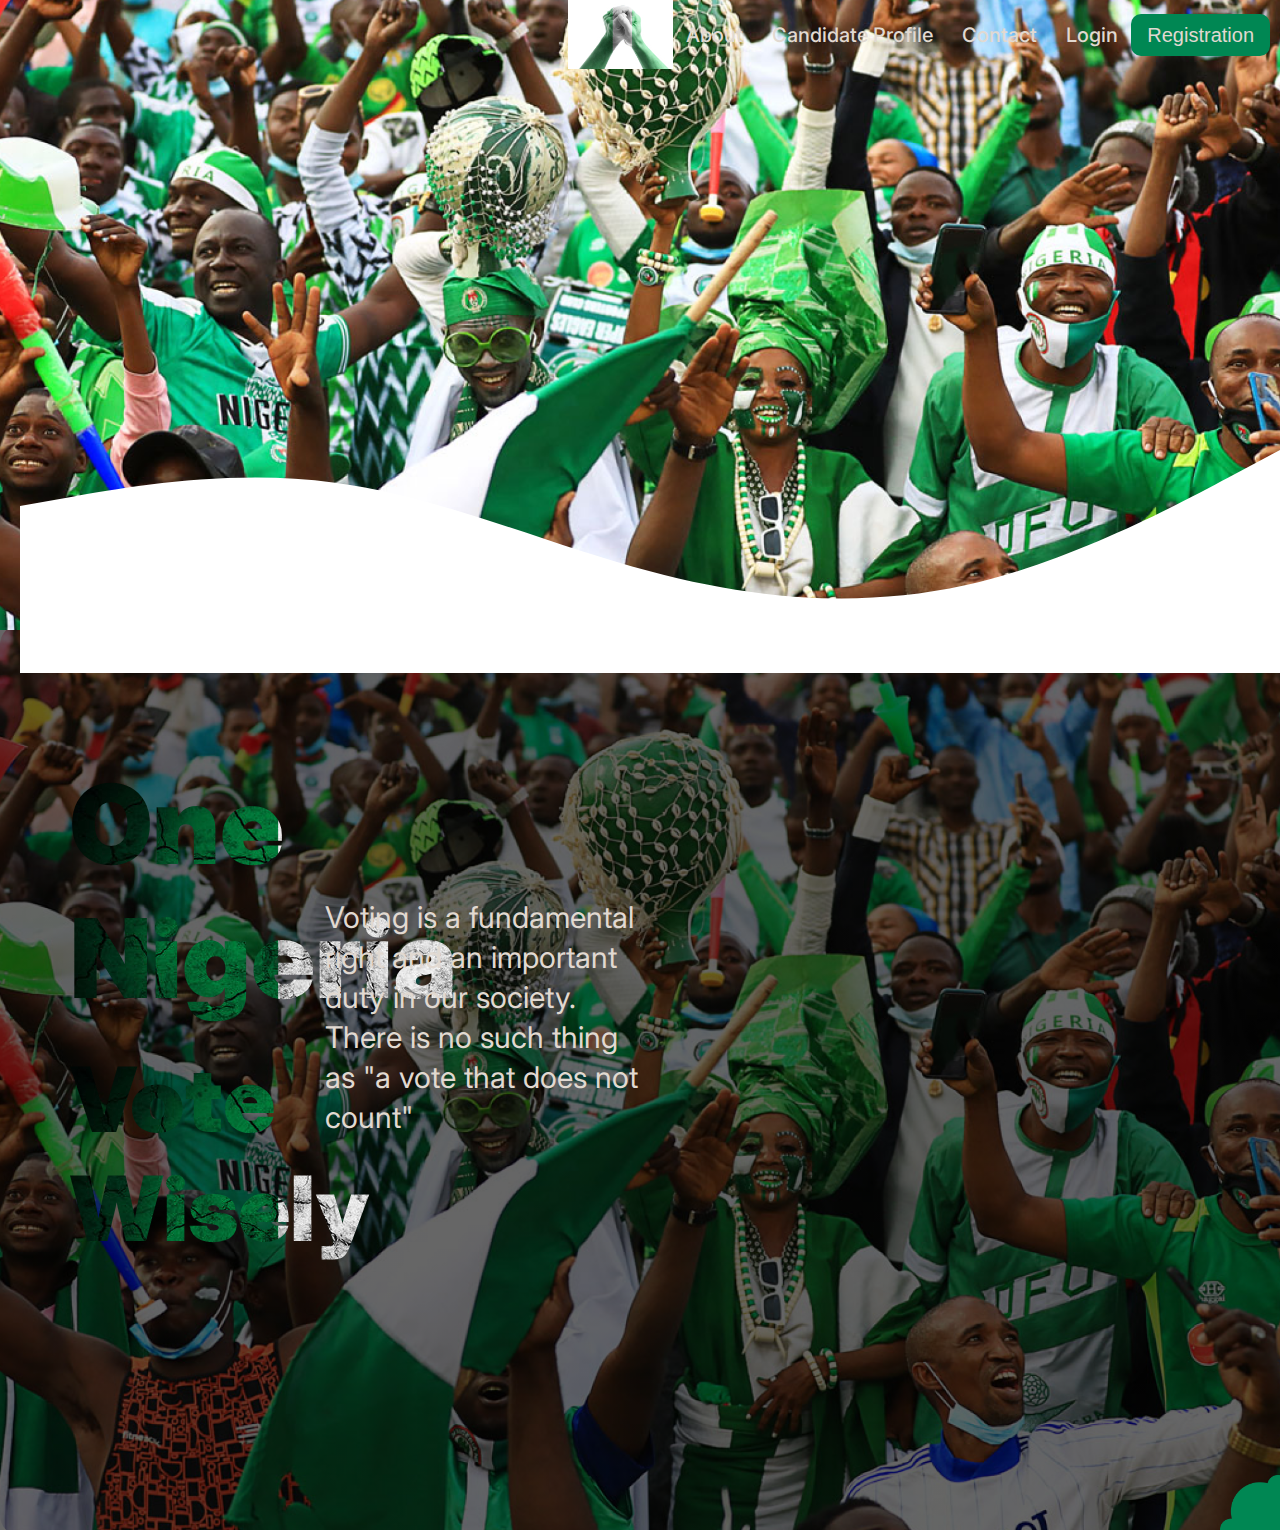
<file: index.html>
<!DOCTYPE html>
<html lang="en">
  <head>
    <meta charset="UTF-8" />
    <meta http-equiv="X-UA-Compatible" content="IE=edge" />
    <meta name="viewport" content="width=device-width, initial-scale=1.0" />
    <title>Nigeria election Page</title>
    <link rel="stylesheet" href="style.css" />
    <link rel="preconnect" href="https://fonts.googleapis.com" />
    <link rel="preconnect" href="https://fonts.gstatic.com" crossorigin />
    <link
      href="https://fonts.googleapis.com/css2?family=Inter:wght@400;500;600;700;900&display=swap"
      rel="stylesheet"
    />
  </head>

<body>
    <section>
        <div class="header">
            <nav>
                <a href="index.html"><img src="assets/flag-logo.jpg" class="nav-logo" alt="Logo"></a>
                <ul class="nav-links">
                    <li><a href="#">About</a></li>
                    <li><a href="#">Candidate Profile</a></li>
                    <li><a href="#">Contact</a></li>
                    <li><a href="#">Login</a></li>
                </ul>
                <button type="button" class="btn">Registration</button>
            </nav>
        </div>
        <div class="hero">            
            <img src="assets/bottom bg.png" alt="">
            <svg xmlns="http://www.w3.org/2000/svg" viewBox="0 0 1440 319">
                <path fill="#fff" fill-opacity="1"
                    d="M0,128L60,117.3C120,107,240,85,360,101.3C480,117,600,171,720,202.7C840,235,960,245,1080,218.7C1200,192,1320,128,1380,96L1440,64L1440,320L1380,320C1320,320,1200,320,1080,320C960,320,840,320,720,320C600,320,480,320,360,320C240,320,120,320,60,320L0,320Z">
                </path>
            </svg>
            <div class="hero-text">
                <h2>One Nigeria</h2>
                <h3>Vote <br> Wisely</h3>
                <p>Voting is a fundamental right and an important duty in our society. <br>
                    There is no such thing as "a vote that does not count"
                </p>
            </div>
        </div>
      </div>
    </section>
  </body>
</html>
</file>
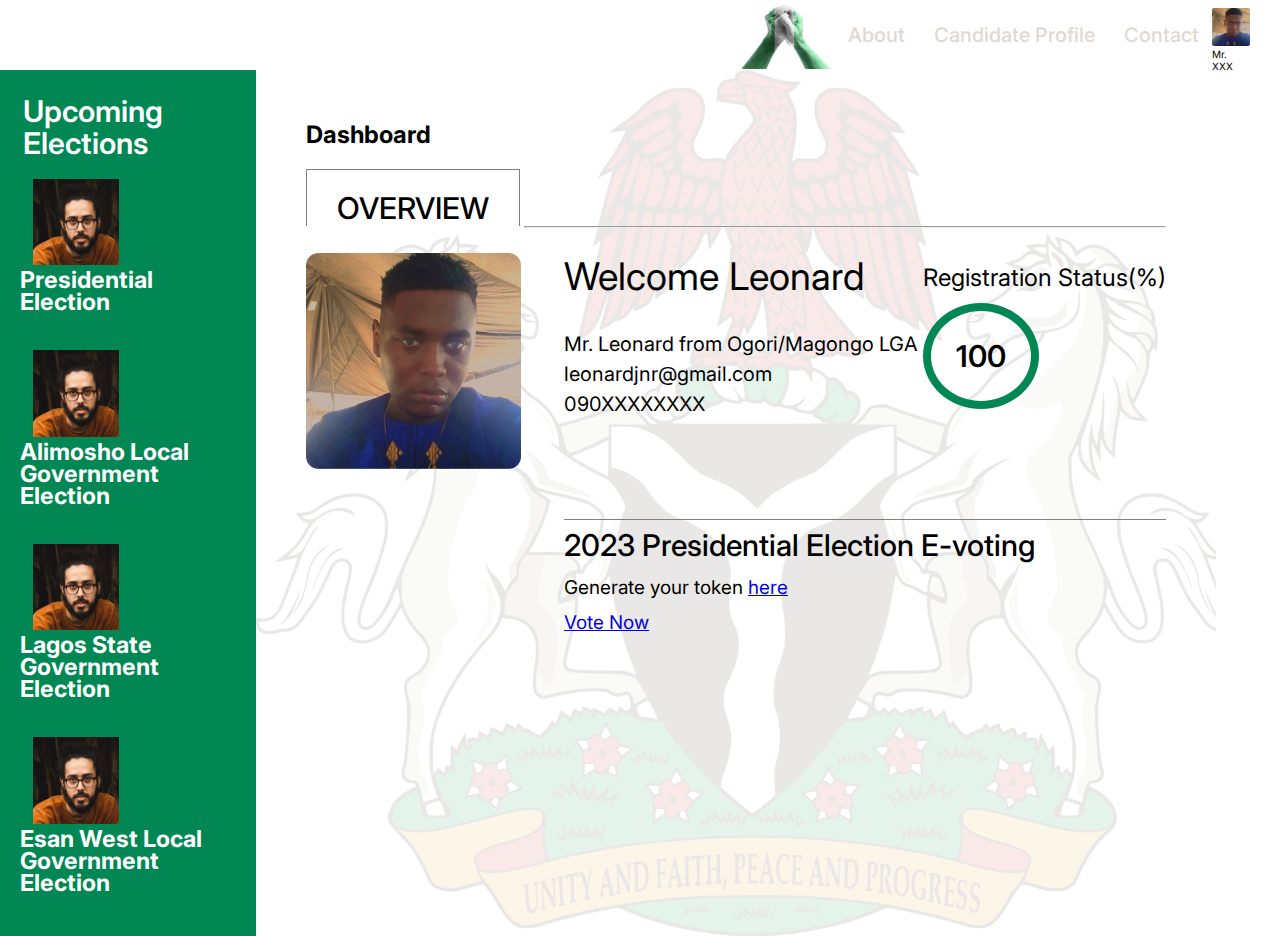
<file: dashboard.html>
<!DOCTYPE html>
<html lang="en">

<head>
    <meta charset="UTF-8">
    <meta http-equiv="X-UA-Compatible" content="IE=edge">
    <meta name="viewport" content="width=device-width, initial-scale=1.0">
    <title>Nigeria election Page</title>
    <link rel="stylesheet" href="style.css">
    <link rel="preconnect" href="https://fonts.googleapis.com">
    <link rel="preconnect" href="https://fonts.gstatic.com" crossorigin>
    <link href="https://fonts.googleapis.com/css2?family=Inter:wght@400;500;600;700;900&display=swap" rel="stylesheet">
</head>

<body>
    <nav>
        <a href="index.html"><img src="assets/flag-logo.jpg" class="nav-logo" alt="Logo"></a>
        <ul class="nav-links">
            <li><a href="#">About</a></li>
            <li><a href="#">Candidate Profile</a></li>
            <li><a href="#">Contact</a></li>
        </ul>
        <div class="user">
            <img src="assets/dp.png" alt="user image">
            <p>Mr. XXX</p>
        </div>
    </nav>
    <div class="main-body">
        <div class="u-elections">
            <h2>Upcoming Elections</h2>
            <div class="elections">
                <a href="#">
                    <img src="assets/user2.jpg" alt="Presidential Image">
                    <h3>Presidential Election</h3>
                </a>
            </div>
            <div class="elections">
                <a href="#">
                    <img src="assets/user2.jpg" alt="Presidential Image">
                    <h3>Alimosho Local Government Election</h3>
                </a>
            </div>
            <div class="elections">
                <a href="#">
                    <img src="assets/user2.jpg" alt="Presidential Image">
                    <h3>Lagos State Government Election</h3>
                </a>
            </div>
            <div class="elections">
                <a href="#">
                    <img src="assets/user2.jpg" alt="Presidential Image">
                    <h3>Esan West Local Government Election</h3>
                </a>
            </div>
        </div>
        <div class="dashboard">
            <div class="dashboard-items">
                <h1>Dashboard</h1>
                <div class="line"></div>
                <h3>overview</h3>
                <hr>
                <div class="user-dash">
                    <div class="image">
                        <img src="assets/dp.png" alt="user image">
                    </div>
                    <div class="user-container">
                        <div class="details">
                            <div>
                                <h4>Welcome Leonard</h4>
                                <p>Mr. Leonard from Ogori/Magongo LGA</p>
                                <p>leonardjnr@gmail.com</p>
                                <p>090XXXXXXXX</p>
                            </div>
                            <div class="reg">
                                <h5>Registration Status(%)</h5>
                                <p>100</p>
                            </div>
                        </div>
                        <div class="evoting">
                            <h4>2023 Presidential Election E-voting</h4>
                            <p>Generate your token <a href="#">here</a></p>
                            <a href="#">Vote Now</a>
                        </div>
                    </div>
                </div>
            </div>
        </div>
    </div>
</body>

</html>
</file>
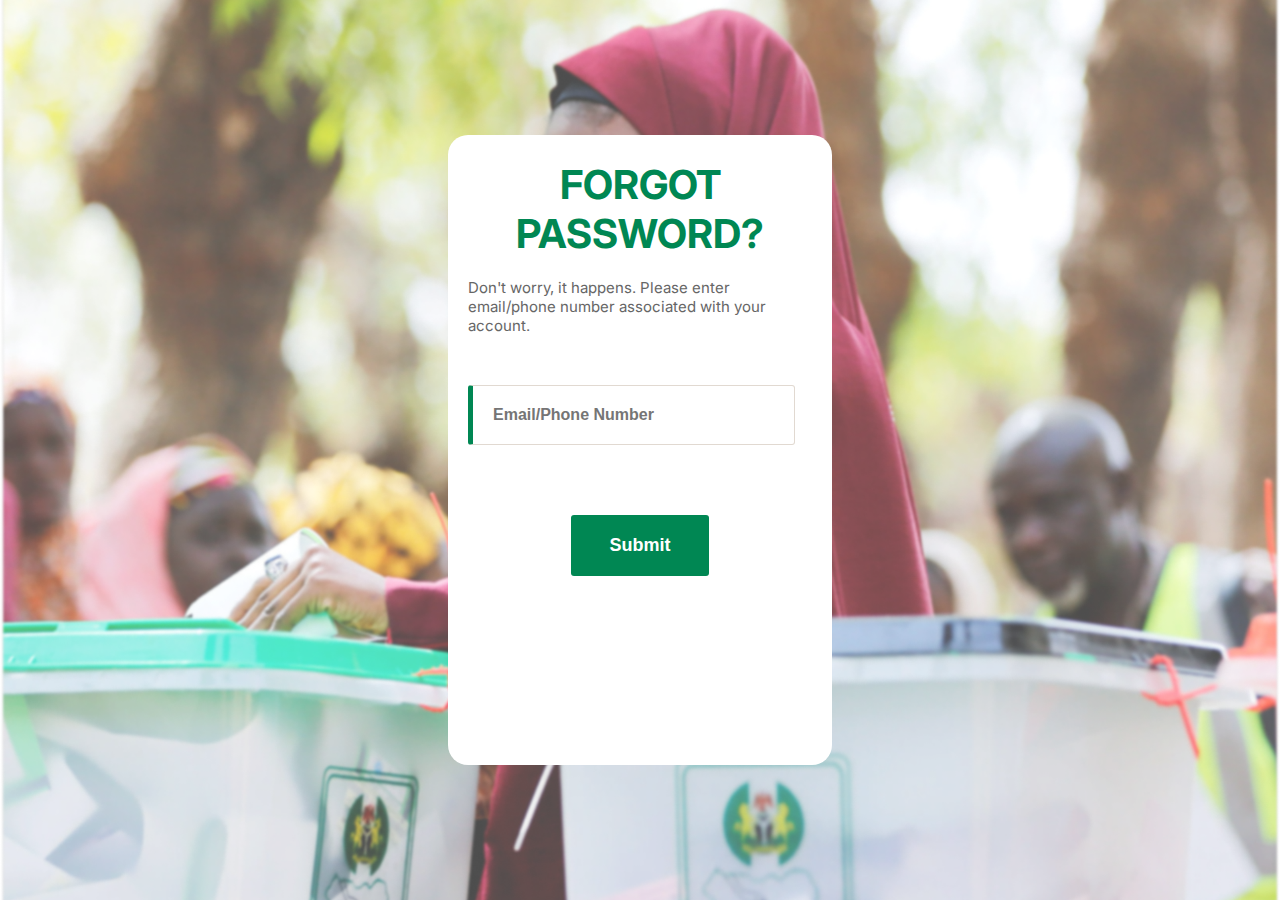
<file: forgot pwd.html>
<!DOCTYPE html>
<html lang="en">
  <head>
    <meta charset="UTF-8" />
    <meta http-equiv="X-UA-Compatible" content="IE=edge" />
    <meta name="viewport" content="width=device-width, initial-scale=1.0" />
    <title>Nigeria election Page | Forgot Password</title>
    <link rel="stylesheet" href="style.css" />
    <link rel="preconnect" href="https://fonts.googleapis.com" />
    <link rel="preconnect" href="https://fonts.gstatic.com" crossorigin />
    <link
      href="https://fonts.googleapis.com/css2?family=Inter:wght@400;500;600;700;900&display=swap"
      rel="stylesheet"
    />
  </head>
  <body>
    <section class="container">
      <div class="form">
        <h1>Forgot Password?</h1>
        <p>Don't worry, it happens. Please enter email/phone number associated
          with your account.
        </p>
        <form>
          <input type="text" placeholder="Email/Phone number" />
          <button type="button" class="btn btn-secondary">Submit</button>
        </form>
      </div>
    </section>
  </body>
</html>
</file>
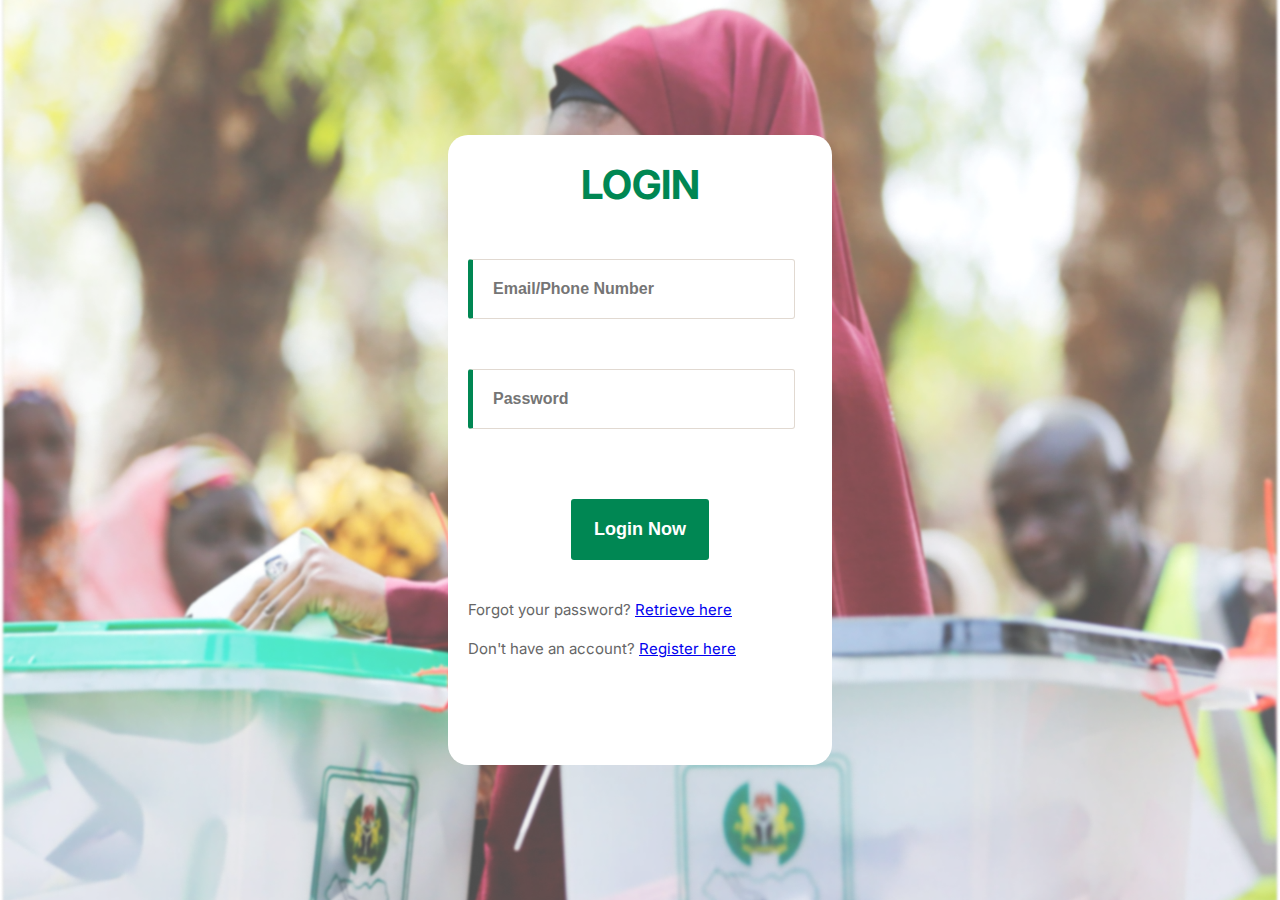
<file: login.html>
<!DOCTYPE html>
<html lang="en">
  <head>
    <meta charset="UTF-8" />
    <meta http-equiv="X-UA-Compatible" content="IE=edge" />
    <meta name="viewport" content="width=device-width, initial-scale=1.0" />
    <title>Nigeria election Page | Login Page</title>
    <link rel="stylesheet" href="style.css" />
    <link rel="preconnect" href="https://fonts.googleapis.com" />
    <link rel="preconnect" href="https://fonts.gstatic.com" crossorigin />
    <link
      href="https://fonts.googleapis.com/css2?family=Inter:wght@400;500;600;700;900&display=swap"
      rel="stylesheet"
    />
  </head>
  <body>
    <section class="container">
      <div class="form">
        <h1>login</h1>
        <form>
          <input type="text" placeholder="Email/Phone number" />
          <input type="password" placeholder="Password" />
          <button type="button" class="btn btn-secondary">Login Now</button>
          <p>Forgot your password? <a href="#">Retrieve here</a></p>
          <p>Don't have an account? <a href="#">Register here</a></p>
        </form>
      </div>
    </section>
  </body>
</html>
</file>
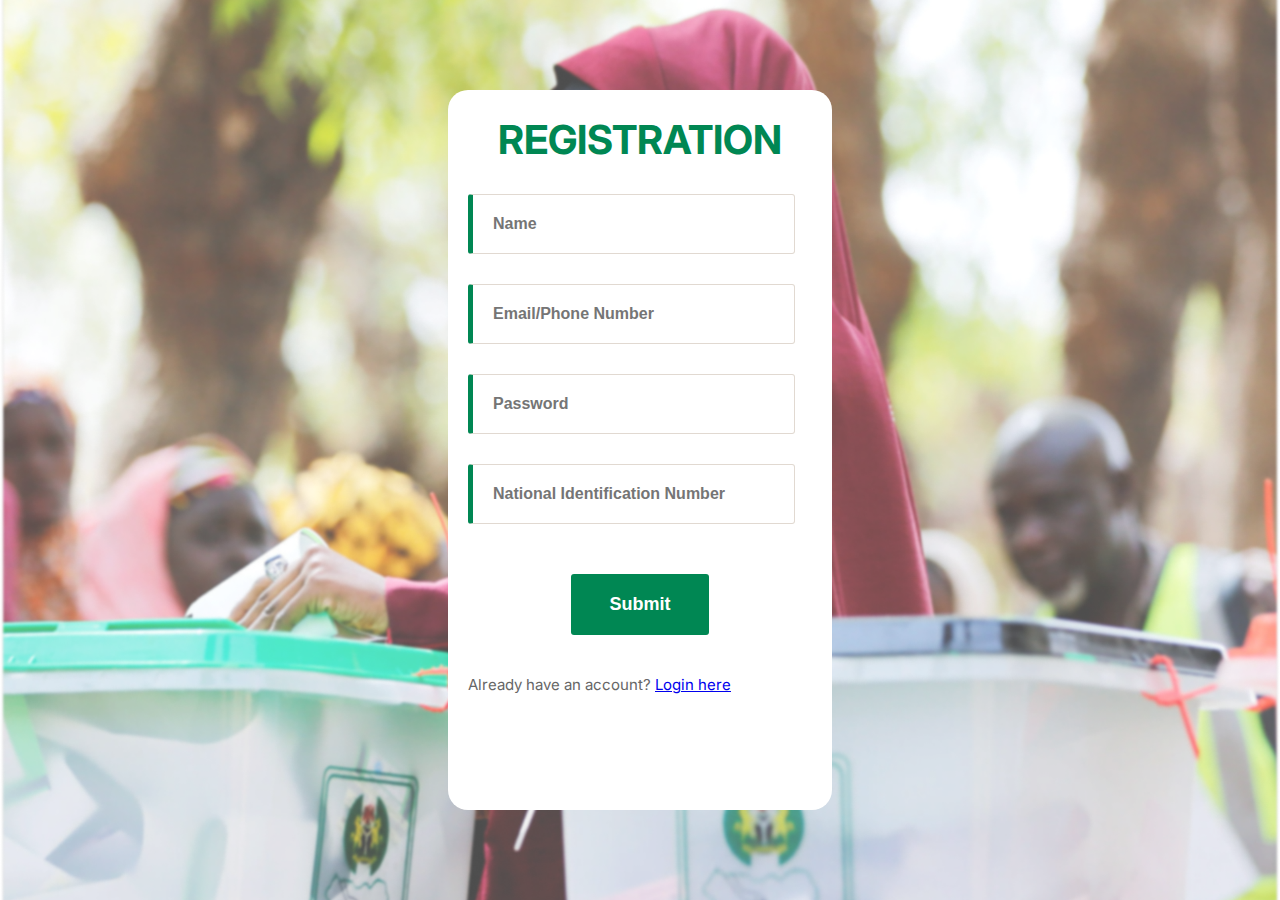
<file: signup.html>
<!DOCTYPE html>
<html lang="en">
<head>
    <meta charset="UTF-8">
    <meta http-equiv="X-UA-Compatible" content="IE=edge">
    <meta name="viewport" content="width=device-width, initial-scale=1.0">
    <title>Nigeria election Page | Registration Page</title>
    <link rel="stylesheet" href="style.css">
    <link rel="preconnect" href="https://fonts.googleapis.com">
    <link rel="preconnect" href="https://fonts.gstatic.com" crossorigin>
    <link href="https://fonts.googleapis.com/css2?family=Inter:wght@400;500;600;700;900&display=swap" rel="stylesheet">
</head>
<body>
    <section class="container-signup">
        <div class="form-signup">
            <h1>Registration</h1>
            <form>
                <input type="text" placeholder="Name" required>
                <input type="text" placeholder="Email/Phone number" required>
                <input type="password" placeholder="Password" required>
                <input type="text" placeholder="National Identification Number" required>
                <button type="button" class="btn btn-secondary">Submit</button>
                <p>Already have an account? <a href="#">Login here</a></p>
            </form>
        </div>
    </section>
</body>
</html>
</file>
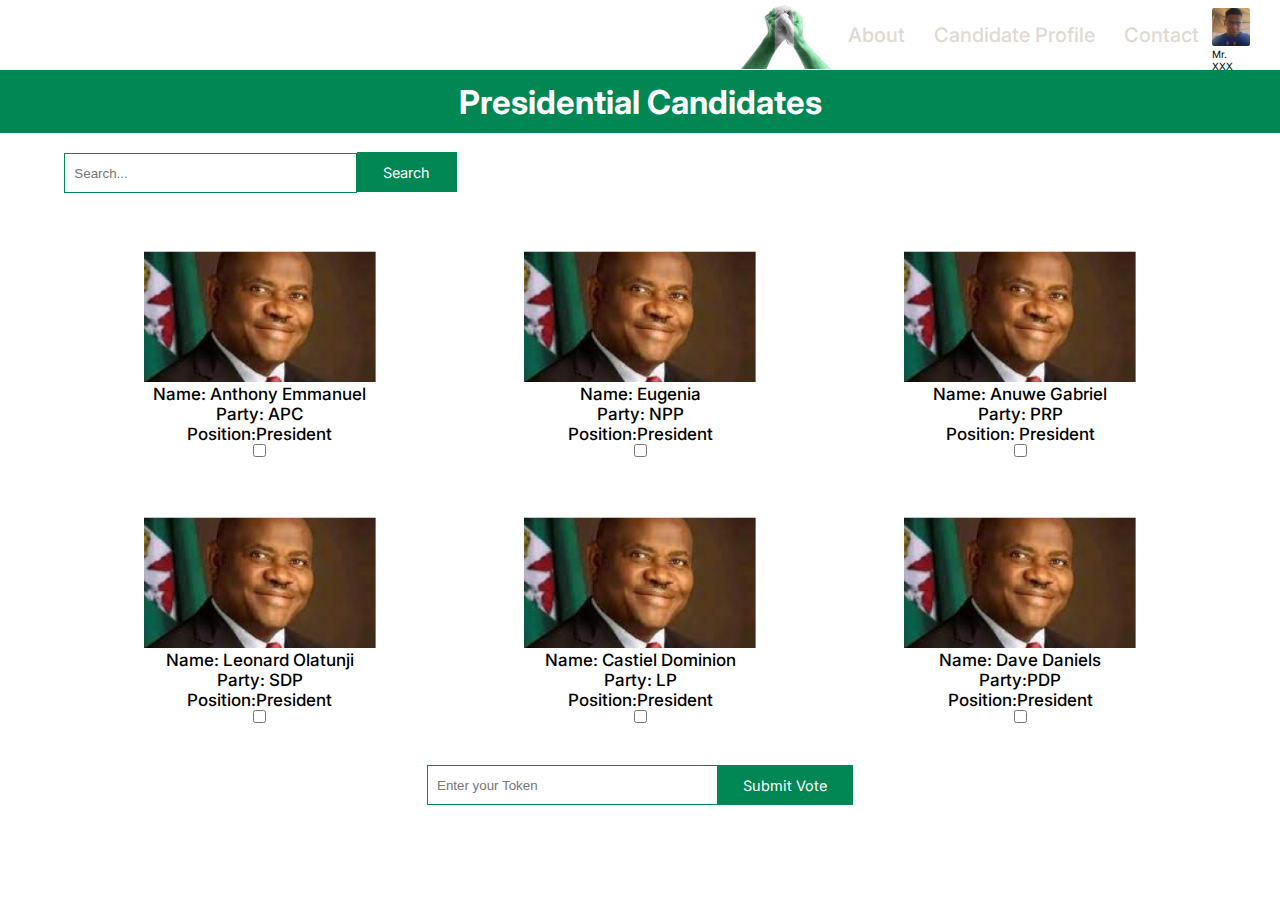
<file: voting-page.html>
<!DOCTYPE html>
<html lang="en">

<head>
    <meta charset="UTF-8">
    <meta http-equiv="X-UA-Compatible" content="IE=edge">
    <meta name="viewport" content="width=device-width, initial-scale=1.0">
    <title>Nigeria election Page</title>
    <link rel="stylesheet" href="style.css">
    <link rel="preconnect" href="https://fonts.googleapis.com">
    <link rel="preconnect" href="https://fonts.gstatic.com" crossorigin>
    <link href="https://fonts.googleapis.com/css2?family=Inter:wght@400;500;600;700;900&display=swap" rel="stylesheet">
</head>

<body>
    <nav>
        <a href="index.html"><img src="assets/flag-logo.jpg" class="nav-logo" alt="Logo"></a>
        <ul class="nav-links">
            <li><a href="#">About</a></li>
            <li><a href="#">Candidate Profile</a></li>
            <li><a href="#">Contact</a></li>
        </ul>
        <div class="user">
            <img src="assets/dp.png" alt="user image">
            <p>Mr. XXX</p>
        </div>
    </nav>
    <div class="voting">
        <h1>Presidential Candidates</h1>
        <div class="voting-container">
            <div class="search">
                <input type="search" placeholder="Search...">
                <a href="#">Search</a>
            </div>
            <div class="people">
                <div class="aspirant">
                    <img src="assets/aspirant.png" alt="Contestant Picture">
                    <h4>Name: Anthony Emmanuel</h4>
                    <h5>Party: APC</h5>
                    <h6>Position:President</h6>
                    <input type="checkbox">
                </div>
                <div class="aspirant">
                    <img src="assets/aspirant.png" alt="Contestant Picture">
                    <h4>Name: Eugenia</h4>
                    <h5>Party: NPP</h5>
                    <h6>Position:President</h6>
                    <input type="checkbox">
                </div>
                <div class="aspirant">
                    <img src="assets/aspirant.png" alt="Contestant Picture">
                    <h4>Name: Anuwe Gabriel</h4>
                    <h5> Party: PRP</h5>
                    <h6> Position: President</h6>
                    <input type="checkbox">
                </div>
                <div class="aspirant">
                    <img src="assets/aspirant.png" alt="Contestant Picture">
                    <h4>Name: Leonard Olatunji</h4>
                    <h5>Party: SDP</h5>
                    <h6>Position:President</h6>
                    <input type="checkbox">
                </div>
                <div class="aspirant">
                    <img src="assets/aspirant.png" alt="Contestant Picture">
                    <h4>Name: Castiel Dominion </h4>
                    <h5>Party: LP</h5>
                    <h6>Position:President</h6>
                    <input type="checkbox">
                </div>
                <div class="aspirant">
                    <img src="assets/aspirant.png" alt="Contestant Picture">
                    <h4>Name: Dave Daniels </h4>
                    <h5>Party:PDP</h5>
                    <h6>Position:President</h6>
                    <input type="checkbox">
                </div>
            </div>
            <div class="search vote">
                <input type="number" placeholder="Enter your Token">
                <a href="#">Submit Vote</a>
            </div>
        </div>
    </div>
</body>

</html>
</file>
<file: style.css>
:root{
    --primary:#008753;
    --pure:#e1d9d1;
    --grey:#ddd;
    --greyz:#666;
    --white:#fff;
    font-family:"inter",'san-serif'
}
*{
    margin:0;
    padding:0;
    box-sizing:border-box;
}
body{
    height:100%;
    font-size:62.5%;
}
nav{
    display:flex;
    justify-content:space-between;
    align-items:center;
    padding:1em;
    background:var(--white);
    height:70px;
    width:100%;
}
.nav-logo{
    width:105px;
    cursor:pointer;
}
.nav-links{
    list-style-type:none;
}
.nav-links li{
    display:inline-block;
    padding:0 1.3em;
}
.nav-links li a{
    text-decoration:none;
    color:var(--primary);
    font-size:2em;
    font-weight:500;
    position:relative;
}
.nav-links li a::after{
    content:"";
    display:block;    
    margin:auto;
    position:absolute;
    bottom:-1px;
    width:0%;
    height:2px;
    background:var(--primary);
    transition: all 0.5s ease;
}
.nav-links li a:hover::after{
    width:100%;
}
.btn{
    cursor:pointer;
    font-size:2em;
    font-weight:500;
    padding:0.3em 1.2em;
    background:var(--primary);
    color:var(--white);
    border:none;
    outline:none;
    border-radius:10px;
    text-align: center;
}
.btn:hover{
    background:#2a8160
}

/* hero section */
.header{
    height:70vh;
    width:100%;
    background:url("assets/Rectangle\ 8.png") no-repeat center;
    background-size:cover;
}
.hero{
    background:var(--white);
    position:relative;
    
}
.hero svg{
    display:block;
    position:absolute;
    overflow:hidden;
    margin-top:-20%
}
.hero-text{
    position:absolute;
}
.hero-text h2{
    background: url('assets/nigeria\ flag.jpg') no-repeat ;
    font-size:110px;
    font-weight:900;
    -webkit-background-clip: text;
    background-clip: text;
    -webkit-text-fill-color: transparent;
    margin:-120px 0 20px 20px
}
.hero-text h3{
    background: url('assets/nigeria\ flag.jpg') no-repeat ;
    font-size:90px;
    font-weight:900;
    -webkit-background-clip: text;
    background-clip: text;
    -webkit-text-fill-color: transparent;
    margin:0px 0 20px 20px
}
.hero-text p{
    font-size: 24px;
    font-weight:400;
    color:var(--primary);
    position:absolute;
    top:0;
    left:50%;
    margin-top:20px;
    line-height:30px;
}
.hero img{
    position:absolute;
    bottom:0;right:0;
    width:60px
}
:root {
  --primary: #008753;
  --pure: #e1d9d1;
  --grey: #ddd;
  --greyz: #666;
  --white: #fff;
  font-family: "inter", "san-serif";
}
* {
  margin: 0;
  padding: 0;
  box-sizing: border-box;
}
body {
  height: 100%;
  font-size: 62.5%;
}
nav {
  display: flex;
  justify-content: flex-end;
  align-items: center;
  padding: 1em;
  background: transparent;
  height: 70px;
}
.nav-links {
  list-style-type: none;
}
.nav-links li {
  display: inline-block;
  padding: 0 1.3em;
}
.nav-links li a {
  text-decoration: none;
  color: var(--pure);
  font-size: 2em;
  font-weight: 500;
  position: relative;
}
.nav-links li a::after {
  content: "";
  display: block;
  margin: auto;
  position: absolute;
  bottom: -1px;
  width: 0%;
  height: 2px;
  background: var(--primary);
  transition: all 0.5s ease;
}
.nav-links li a:hover::after {
  width: 100%;
}
.btn {
  cursor: pointer;
  font-size: 2em;
  font-weight: 500;
  padding: 0.6rem 1rem;
  background: var(--primary);
  color: var(--pure);
  border: none;
  outline: none;
  border-radius: 10px;
  text-align: center;
}
.btn:hover {
  background: #0ebc79;
}

/* hero section */
.hero {
  height: 100vh;
  width: 100%;
  background: linear-gradient(rgba(0, 0, 0, 0.6), rgba(0, 0, 0, 0.6)),
    url("assets/Rectangle\ 8.png") no-repeat center;
  background-size: cover;
  padding: 2em;
}
.hero-text {
  position: absolute;
  top: 50%;
  left: 0;
  transform: translateY(-50%);
  max-width: 650px;
  padding-left: 50px;
}
.hero-text p {
  font-size: 30px;
  font-weight: 400;
  line-height: 40px;
  color: var(--pure);
}
.button {
  margin-top: 30px;
}
.button button {
  padding: 0.7rem 1rem;
}
.button button:nth-child(2) {
  cursor: pointer;
  font-size: 2em;
  font-weight: 500;
  padding: 0.7rem 1rem;
  background: var(--pure);
  color: var(--primary);
  border: none;
  outline: none;
  border-radius: 10px;
  margin: 0 2em;
}
.button button:nth-child(2):hover {
  background: var(--primary);
  color: var(--pure);
}
/* Login section */
.container{
    height:100vh;
    width:100%;
    background: url('assets/login\ bg.png') no-repeat center;
    background-size:cover;
}
.form{
    position:absolute;
    top:50%;
    left:50%;
    transform:translate(-50%,-50%);
    background:var(--white);
    padding:10px 20px 40px;
    width:40%;
}
.form h1{
    font-size:28px;
    font-weight:600;
    text-align:center;
    text-transform: uppercase;
    color:var(--primary);
    margin:20px 0;
}
.form input{
    display:block;
    width:100%;
    outline:none;
    border:1px solid var(--pure);
    border-left:2px solid var(--primary);
    border-radius:3px;
    padding:10px;
    margin:25px 0;
    font-size:1.4em;
}
.form input:focus{
    background:#f3f0ec
}
.btn-secondary{
    width:100%;;
    border-radius:3px;
    margin-bottom:20px;
    padding:10px 0;
    color:var(--white)
}
.form p{
    font-size:15px;
    text-align:left;
    color:var(--greyz);
    margin-bottom: 10px;
}

/* Dashboard */
.main-body{
    display:flex;
}
.user{
    flex-basis:3%;
    margin-right:2em;
    margin-top:1em;
}
.user img{
    width:100%;
    cursor:pointer;
}
.u-elections{
    width:20%;
    background: var(--primary);
    display:flex;
    flex-direction:column;
    align-items: center;
    padding:10px
}
.u-elections h2{
    font-size:30px;
    font-weight: 600;
    line-height:32px;
    color:var(--white);
    margin:15px 13px
}
.elections{
    flex-basis:33%;
    margin:5px 10px 10px;
}
.elections img{
    width:40%;
}
.elections a{
    text-decoration:none;
    font-size:20px;
    font-weight: 400;
    line-height:22px;
    color:var(--white);
    margin:15px 13px
}
.dashboard{
    width:75%;
    background: url('assets/Coat_of_arms_of_Nigeria\ 1.png') no-repeat;
    background-size:cover;
    padding:20px 50px;
}
.dashboard-items h1{
    font-size:24px;
    margin:30px 0 20px;    
}
.dashboard-items h3{
    font-size:30px;
    font-weight:500;
    display:inline-block;
    padding:20px 30px 0;
    border:1px solid grey;
    border-bottom:none;
    text-transform:uppercase;
}
hr{
    margin-left:218px;
}
.user-dash{
    display:flex;
    padding-top:25px;
    justify-content: space-between;
}
.user-container{
    flex-basis:70%;
    display:flex;
    flex-direction: column;
    justify-content: space-between
}
.image{
    flex-basis:25%;
}
.image img{
    width:100%
}
.details{
    display:flex;
    justify-content: space-between;
}
.details h4{
    font-size:38px;
    font-weight:400;
    margin-bottom:30px;
}
.details p{
    font-size:20px;
    line-height:30px;
}
.reg h5{
    text-align:center;
    font-size:24px;
    font-weight:400;
    line-height:50px
}
.reg p{
    font-size: 30px;
    font-weight:600;
    text-align:center;
    padding:30px 25px;
    border:8px solid var(--primary);
    border-radius:50%;
    display:inline-block;
}
.evoting{
    border-top:1px solid grey;
    margin-top:10em;
}
.evoting h4{
    font-size:3em;
    font-weight:500;
    line-height:50px;
}
.evoting p, .evoting a{
    font-size:19px;
    line-height:35px
}

/* Voting Page */
.voting{
    padding-bottom:3em
}
.voting h1{
    background-color: var(--primary);
    color:var(--white);
    font-size:3.3em;
    font-weight:700;
    line-height:50px;
    text-align:center;
    padding:0.2em 0
}
.voting-container{
    width: 90%;
    margin:auto;
}
.search{
    margin-top:2em;

}
.search input{
    width:22em;
    height:3em;
    outline:none;
    border:1px solid var(--primary);
    padding:0.7em;
}
.search a{
    text-decoration: none;
    padding:0.8em 1.8em;
    font-size:1.45em;
    color:var(--white);
    background:var(--primary);
    border:none;
    outline:none;
    margin-left:-3px;
}
.search a:hover{
    background: #2a8160;
}
.people{
    display:flex;
    margin-top:2em;
    flex-wrap:wrap;
    justify-content: center;
}
.aspirant{
    flex-basis:33%;
    text-align:center;
    margin-bottom:2em;
}
.aspirant img{
    width:100%
}
.aspirant h4, .aspirant h5, .aspirant h6{
    font-size:1.7em;
    font-weight:500;
}
.vote{
    display:flex;
    justify-content: center;
    margin-bottom:1.2em;
}
.container {
  height: 100vh;
  width: 100%;
  background: url("assets/login\ bg.png") no-repeat center;
  background-size: cover;
}
.form {
  position: absolute;
  top: 50%;
  left: 50%;
  transform: translate(-50%, -50%);
  background: var(--white);
  padding: 10px 20px 40px;
  width: 30%;
  height: 70%;
  border-radius: 20px;
  text-align: center;
}
.form h1 {
  font-size: 40px;
  font-weight: bolder;
  text-align: center;
  text-transform: uppercase;
  color: var(--primary);
  margin: 15px 0;
}
.form input {
  display: block;
  width: 95%;
  outline: none;
  border: 1px solid var(--pure);
  border-left: 5px solid var(--primary);
  border-radius: 3px;
  padding: 20px;
  margin: 50px 0;
  font-size: medium;
  font-weight: bolder;
  text-transform: capitalize;
  color: #666;
}
.form input:focus {
  background: #f8f7f6;
}
.form input::placeholder {
  font-size: medium;
  font-weight: bolder;
}
.btn-secondary {
  width: 40%;
  border-radius: 3px;
  margin: 20px auto;
  padding: 20px 0;
  color: var(--white);
  font-size: large;
  font-weight: bolder;
}
.form p {
  margin-top: 20px;
  font-size: 15px;
  text-align: left;
  color: var(--greyz);
  margin-bottom: 10px;
}

/* SIGN UP */
.container-signup {
  height: 100vh;
  width: 100%;
  background: url("assets/login\ bg.png") no-repeat center;
  background-size: cover;
}
.form-signup {
  position: absolute;
  top: 50%;
  left: 50%;
  transform: translate(-50%, -50%);
  background: var(--white);
  padding: 10px 20px 40px;
  width: 30%;
  height: 80%;
  border-radius: 20px;
  text-align: center;
}
.form-signup h1 {
  font-size: 40px;
  font-weight: bolder;
  text-align: center;
  text-transform: uppercase;
  color: var(--primary);
  margin: 15px 0;
}
.form-signup input {
  display: block;
  width: 95%;
  outline: none;
  border: 1px solid var(--pure);
  border-left: 5px solid var(--primary);
  border-radius: 3px;
  padding: 20px;
  margin: 30px 0;
  font-size: medium;
  font-weight: bolder;
  text-transform: capitalize;
  color: #666;
}
.form-signup input:focus {
  background: #f8f7f6;
}
.form-signup input::placeholder {
  font-size: medium;
  font-weight: bolder;
}
.form-signup p {
  margin-top: 20px;
  font-size: 15px;
  text-align: left;
  color: var(--greyz);
  margin-bottom: 10px;
}
</file>
